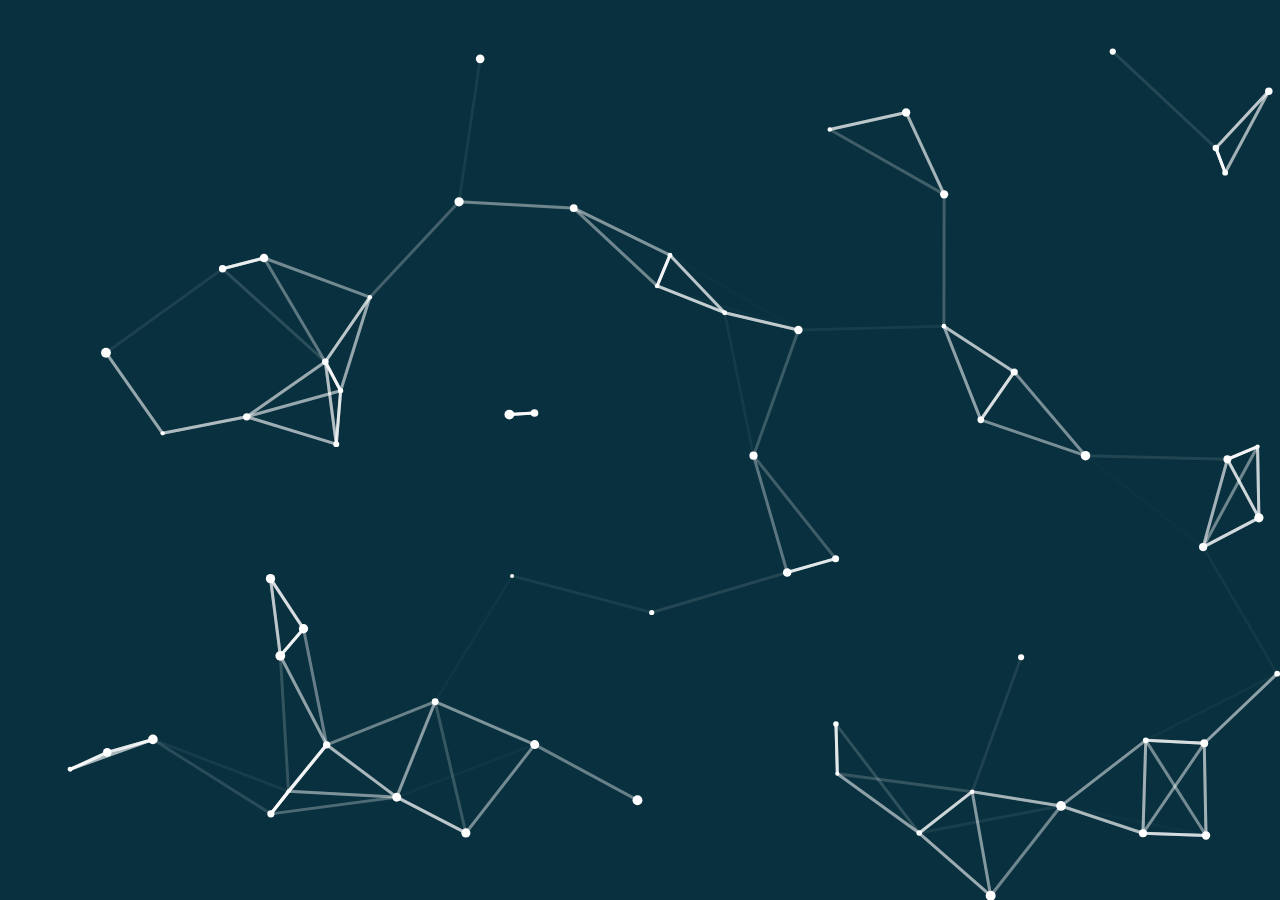
<file: html-wallpapers/AudioVisualizer/index.html>
<!doctype html>
<html lang="zh-CN">
  <head>
    <meta charset="utf-8" />
    <title>Dots</title>
    <style media="screen">
      html,
      body {
        margin: 0;
        overflow: hidden;
        background: #08303e;
        user-select: none;
        -webkit-user-select: none;
      }
      canvas {
        background: #08303e;
        position: absolute;
        top: 0;
        left: 0;
      }
    </style>
  </head>
  <body>
    <canvas id="canvas"></canvas>

    <script src="particle.js"></script>
    <script>
      (function () {
        "use strict";

        var canvas = document.getElementById("canvas"),
          context = canvas.getContext("2d"),
          dpr = window.devicePixelRatio || 1,
          width = window.innerWidth,
          height = window.innerHeight,
          dots = [],
          multiplier = 5,
          leftRightAverageLowFreq = 0;

        /* DPR 高清适配：画布像素尺寸 × 设备像素比，逻辑坐标保持不变 */
        function resizeCanvas() {
          width = window.innerWidth;
          height = window.innerHeight;
          canvas.width = Math.round(width * dpr);
          canvas.height = Math.round(height * dpr);
          context.setTransform(dpr, 0, 0, dpr, 0, 0);
        }

        /* 重建粒子（初始化与 resize 复用） */
        function createDots() {
          dots = [];
          var count = Math.floor(width / 20);
          for (var i = 0; i < count; i++) {
            var dot = particle.create(
              Math.random() * (width - width / 20) + width / 20,
              Math.random() * (height - height / 20) + height / 20,
              2,
              Math.random() * Math.PI * 2,
            );
            dot.color = "hsl(" + (i % 10) * 30 + ",100%,100%)";
            dot.size = Math.random() * 3 + 2;
            dot.setSpeed(dot.size / 8);
            dot.friction = 0.1;
            dots.push(dot);
          }
        }

        resizeCanvas();
        createDots();

        window.onload = function () {
          /* KDE 下无 Wallpaper Engine API，注册前先判断存在性，避免 TypeError */
          if (window.wallpaperRegisterAudioListener) {
            window.wallpaperRegisterAudioListener(wallpaperAudioListener);
          }
          window.wallpaperPropertyListener = {
            applyUserProperties: function (properties) {
              if (properties.multiplier) {
                multiplier = properties.multiplier.value;
              }
              if (properties.combo) {
                if (properties.combo.value == 1 && properties.background) {
                  var background = properties.background.value
                    .split(" ")
                    .map(function (c) {
                      return Math.ceil(c * 255);
                    });
                  canvas.style.background = "rgb(" + background + ")";
                } else if (properties.combo.value == 2 && properties.image) {
                  canvas.style.background = "url(file:///img)".replace(
                    "img",
                    properties.image.value,
                  );
                }
              } else {
                canvas.style.background = "#08303e";
              }
            },
          };
        };

        /* 音频回调：仅 Wallpaper Engine 会调用，KDE 下不会触发（保持默认静态动画） */
        function wallpaperAudioListener(audioArray) {
          var lowFreqs = audioArray
            .slice(0, 5)
            .concat(audioArray.slice(64, 64 + 5));
          var sum = lowFreqs.reduce(function (a, b) {
            return a + b;
          }, 0);
          leftRightAverageLowFreq = sum / lowFreqs.length;
        }

        function update() {
          context.clearRect(0, 0, width, height);

          var i,
            j,
            len = dots.length;
          for (i = 0; i < len; i++) {
            var dot = dots[i];

            var alpha = Number(100 - 14 * multiplier * leftRightAverageLowFreq);
            dot.color =
              "hsl(" +
              (i % 5) * 60 +
              ",100%," +
              (alpha > 50 ? alpha : 50) +
              "%)";

            dot.update();

            if (dot.x > width || dot.x < 0) {
              dot.vx *= -1;
              dot.x = dot.x > width ? width : 0;
            }
            if (dot.y > height || dot.y < 0) {
              dot.vy *= -1;
              dot.y = dot.y > height ? height : 0;
            }

            var radius = dot.size + 4 * multiplier * leftRightAverageLowFreq;
            context.beginPath();
            context.fillStyle = dot.color;
            context.arc(
              dot.x,
              dot.y,
              Math.min(radius, 20),
              0,
              Math.PI * 2,
              false,
            );
            dot.setSpeed(
              dot.size / 4 + multiplier * 20 * leftRightAverageLowFreq,
            );
            context.fill();

            /* 粒子连线 */
            for (j = 0; j < len; j++) {
              if (j === i) continue;
              var dist = dot.distanceTo(dots[j]);
              if (dist < 150) {
                context.beginPath();
                context.lineWidth = 3; /* 原代码误写 strokeWidth（无效属性），已修正 */
                context.strokeStyle =
                  "rgba(255,255,255," + (1 - dist / 150) + ")";
                context.moveTo(dot.x, dot.y);
                context.lineTo(dots[j].x, dots[j].y);
                context.stroke();
              }
            }
          }

          requestAnimationFrame(update);
        }
        update();

        window.onresize = function () {
          resizeCanvas();
          createDots();
        };
      })();
    </script>
  </body>
</html>
</file>
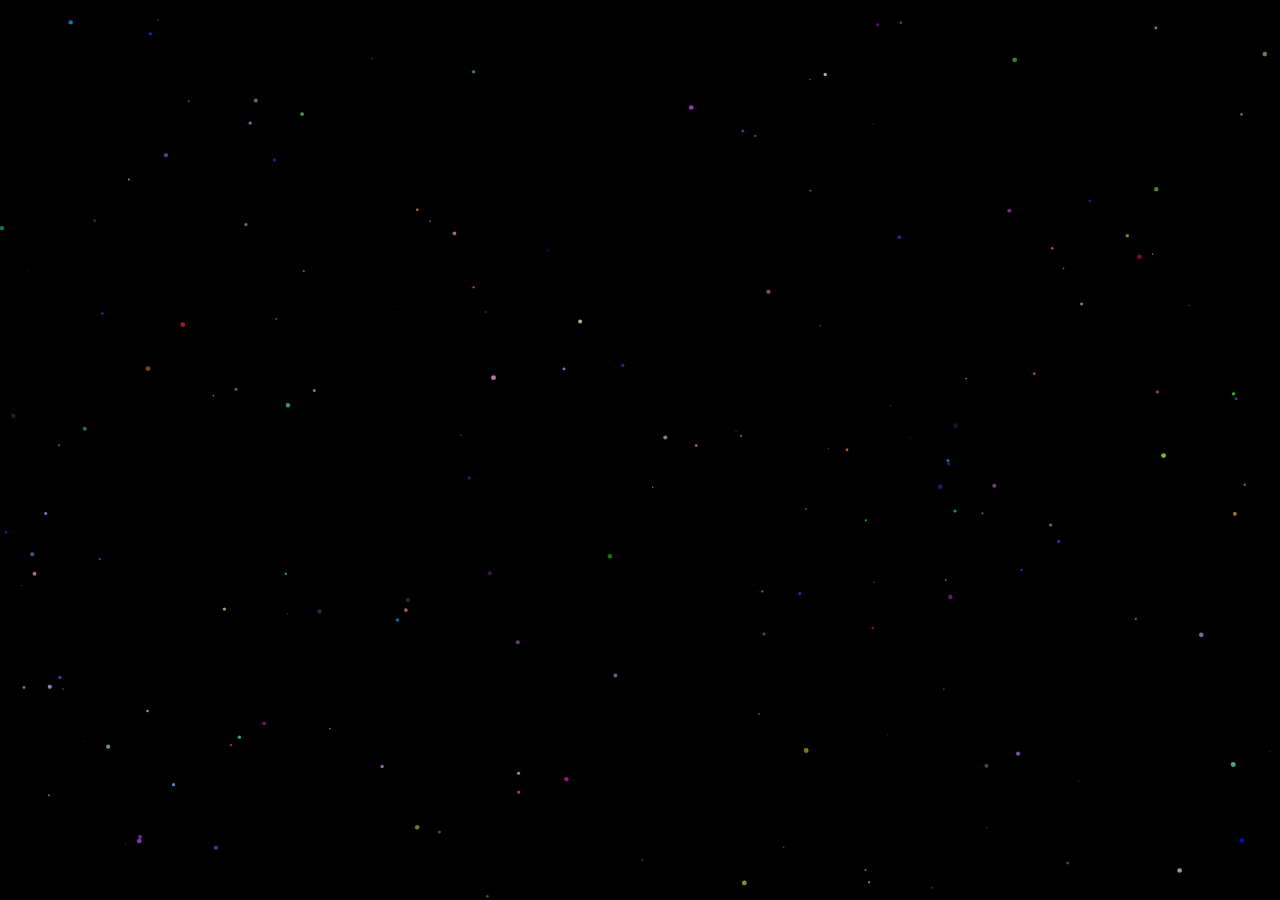
<file: html-wallpapers/CanvasBg/index.html>
<!doctype html>
<html lang="zh-CN">
  <head>
    <meta charset="UTF-8" />
    <title>canvasLine</title>
    <meta name="keywords" content="canvas,粒子,背景" />
    <meta
      name="description"
      content="KDE HTML 壁纸 - 利用 canvas 完成的随音乐跳动的背景（无 Wallpaper Engine 时降级为静态粒子动画）"
    />
    <style type="text/css">
      * {
        margin: 0;
        padding: 0;
      }
      html,
      body {
        overflow: hidden;
        /* 壁纸不显示鼠标指针 */
        user-select: none;
        -webkit-user-select: none;
      }
      #canvas {
        display: block;
        background-color: #000;
        background-image: none;
        background-repeat: no-repeat;
        background-size: 100% 100%;
        transition: background-color 0.5s;
      }
    </style>
  </head>
  <body>
    <canvas id="canvas"></canvas>
    <script type="text/javascript">
      window.requestAnimFrame = (function () {
        return (
          window.requestAnimationFrame ||
          window.webkitRequestAnimationFrame ||
          window.mozRequestAnimationFrame ||
          function (callback) {
            window.setTimeout(callback, 1000 / 60);
          }
        );
      })();

      /* 音频数组：仅 Wallpaper Engine 会填充，KDE 下保持全空（有兜底） */
      var audioArray = new Array(32);

      window.wallpaperRegisterAudioListener &&
        window.wallpaperRegisterAudioListener(wallpaperAudioListener);
      function wallpaperAudioListener(arr) {
        for (var i = 0; i < 32; i++) {
          audioArray[i] = Math.floor(arr[i * 4] * 100);
        }
      }

      var can = document.getElementById("canvas");
      var cxt = can.getContext("2d");
      var dpr = window.devicePixelRatio || 1;
      var W = 0,
        H = 0; // 逻辑尺寸（CSS 像素）

      /* DPR 高清适配：画布像素尺寸 × 设备像素比，逻辑坐标保持不变 */
      wResize();
      function wResize() {
        W = window.innerWidth;
        H = window.innerHeight;
        can.width = Math.round(W * dpr);
        can.height = Math.round(H * dpr);
        cxt.setTransform(dpr, 0, 0, dpr, 0, 0);
      }

      /* 自定义选项 */
      var ratio = 1; // 粒子大小（系数）
      var isShowLine = false; // 是否显示连线
      var isShowPoint = true; // 是否显示粒子
      var isMoveFollow = true; // 是否跟随音乐移动
      var numLevel = 3; // 数量等级
      var equalize = 0.5; // 动态补偿
      var pStyle = 1; // 粒子样式：0 描边，1 填充
      var usePColor = false; // 粒子是否使用自定义颜色
      var pColor = "rgba(255,255,255,0.8)"; //自定义粒子颜色
      var isBlur = false; // 是否开启模糊
      var blurColor = "rgb(255,255,255)"; //模糊颜色
      window.wallpaperPropertyListener = {
        applyUserProperties: function (properties) {
          // 数量等级
          if (properties.number && properties.number.value != numLevel) {
            numLevel = properties.number.value;
            createPoint();
          }
          // 背景颜色
          if (properties.bgcolor) {
            var bgcolor = properties.bgcolor.value.split(" ").map(function (c) {
              return Math.ceil(c * 255);
            });
            can.style.backgroundColor = "rgb(" + bgcolor + ")";
          }
          // 背景图
          if (properties.image) {
            if (properties.image.value) {
              can.style.backgroundImage =
                "url(file:///" + properties.image.value + ")";
              can.style.backgroundSize = "100% 100%";
            } else {
              can.style.backgroundImage = "none";
            }
          }
          // 粒子大小（系数）
          if (properties.ratio) {
            ratio = properties.ratio.value / 1.5;
          }
          // 粒子大小动态补偿
          if (properties.tEqualize) {
            equalize = 1 - properties.tEqualize.value / 10;
          }
          // 是否显示连线
          if (properties.showline) {
            isShowLine = properties.showline.value;
          }
          // 是否显示粒子
          if (properties.showpoint) {
            isShowPoint = properties.showpoint.value;
          }
          // 粒子是否跟随音频移动
          if (properties.smovefollow) {
            isMoveFollow = properties.smovefollow.value;
          }
          // 粒子样式
          if (properties.style) {
            pStyle = properties.style.value;
          }
          // 是否使用单色
          if (properties.usePColor) {
            usePColor = properties.usePColor.value;
          }
          // 粒子颜色
          if (properties.pColor) {
            var color = properties.pColor.value.split(" ").map(function (c) {
              return Math.ceil(c * 255);
            });
            pColor = "rgba(" + color + ",0.8)";
          }
          // 是否开启模糊
          if (properties.isBlur) {
            isBlur = properties.isBlur.value;
          }
          // 模糊颜色
          if (properties.blurColor) {
            var color = properties.blurColor.value.split(" ").map(function (c) {
              return Math.ceil(c * 255);
            });
            blurColor = "rgb(" + color + ")";
          }
        },
      };
      // 初始鼠标位置
      var mouse = {
        x: W / 2,
        y: H / 2,
      };
      can.onmousemove = function (ev) {
        var ev = ev || window.event;
        mouse.x = ev.clientX;
        mouse.y = ev.clientY;
      };
      // 粒子参数
      var points = {
        num: Math.floor((W * H) / 5000), // 粒子初始数量
        maxSize: 2.5, // 粒子最大半径
        mRadius: 120, // 粒子与鼠标的距离(在此距离内的粒子允许连线)
        distance: 80, // 粒子与粒子的距离(在此距离内的粒子间会连线)
        arr: [], // 保存每个粒子对象
      };
      var num = 0; //实际数量

      window.onresize = function () {
        wResize();
        points.num = Math.floor((W * H) / 5000);
        createPoint();
      };
      // 粒子颜色
      function ranColor() {
        //  随机颜色
        return Math.floor(Math.random() * 250 + 5);
      }
      function addColor(r, g, b, a) {
        // 组合颜色
        return "rgba(" + r + "," + g + "," + b + "," + a + ")";
      }
      function mixColor(point1, point2, a) {
        // 混合颜色
        var r = Math.floor(
          (point1.color.r * point1.radius + point2.color.r * point2.radius) /
            (point1.radius + point2.radius),
        );
        var g = Math.floor(
          (point1.color.g * point1.radius + point2.color.g * point2.radius) /
            (point1.radius + point2.radius),
        );
        var b = Math.floor(
          (point1.color.b * point1.radius + point2.color.b * point2.radius) /
            (point1.radius + point2.radius),
        );
        return addColor(r, g, b, a);
      }
      function Color() {
        // 创建颜色对象
        this.r = ranColor();
        this.g = ranColor();
        this.b = ranColor();
        this.all = addColor(this.r, this.g, this.b, 0.75);
      }
      // 创建粒子对象
      var pNum = 0;
      function Point() {
        this.random = Math.floor(Math.random() * 90) * 0.01 + 0.1;
        this.alpha = 1 - this.random + 0.05; // 粒子透明度
        this.radius = this.random * points.maxSize; // 粒子半径
        this.x = Math.random() * W; // 粒子圆心坐标 x,y
        this.y = Math.random() * H;
        this.speedX = -0.5 + Math.random(); // 粒子的移动速度
        this.speedY = -0.5 + Math.random();
        this.color = new Color(); // 粒子的颜色
        this.index = pNum++;
        pNum %= 32;
        this.r = 0; // 粒子过渡半径
      }
      function createPoint() {
        points.arr = [];
        num = Math.floor((points.num * numLevel) / 4);
        for (var i = 0; i < num; i++) {
          // 将实例化的粒子对象存入数组
          points.arr.push(new Point());
        }
      }
      // 绘制
      function drawP(point) {
        var l = audioArray[point.index] / 20;
        if (!l || l < 1) l = 1;
        var radius = Math.min(point.radius * l, 4) * ratio;
        if (point.r && equalize != 1)
          radius = radius * equalize + point.r * (1 - equalize);
        cxt.beginPath();
        var pointColor = usePColor
          ? pColor.replace(/0\.8/, point.alpha)
          : point.color.all;
        pStyle ? (cxt.fillStyle = pointColor) : (cxt.strokeStyle = pointColor);
        cxt.arc(point.x, point.y, radius, 0, 2 * Math.PI, false);
        pStyle ? cxt.fill() : cxt.stroke();
        if (equalize != 1) point.r = radius;
      }
      // 移动
      function moveP(point, sum) {
        point.x += point.speedX * sum;
        point.y += point.speedY * sum;
        if (point.x >= W) {
          point.x = W;
          point.speedX = -point.speedX;
        } else if (point.x <= 0) {
          point.x = 0;
          point.speedX = -point.speedX;
        }
        if (point.y >= H) {
          point.y = H;
          point.speedY = -point.speedY;
        } else if (point.y <= 0) {
          point.y = 0;
          point.speedY = -point.speedY;
        }
      }
      // 绘制粒子
      var sum = 0;
      function drawPoint() {
        cxt.shadowBlur = isBlur ? 10 : 0;
        if (isBlur) cxt.shadowColor = blurColor;
        if (isMoveFollow) {
          var arr = audioArray.slice(1, 6);
          sum =
            arr.reduce(function (a, b) {
              return a + b;
            }, 0) * 0.12;
          if (!sum || sum < 0.5) sum = 0.5;
          sum = Math.min(sum, 5);
        } else {
          sum = 1.5;
        }
        cxt.lineWidth = 1.5;
        for (var i = 0; i < num; i++) {
          var point = points.arr[i];
          moveP(point, sum);
          if (isShowPoint) drawP(point);
        }
      }
      // 粒子连线
      function connect() {
        cxt.save();
        cxt.lineWidth = 1;
        var mR = points.mRadius,
          d = points.distance;
        for (var i = 0; i < num; i++) {
          var pointI = points.arr[i];
          // 鼠标距离判断提到内层循环外（原代码在 j 循环内重复计算）
          var mdx = pointI.x - mouse.x,
            mdy = pointI.y - mouse.y;
          if (mdx < -mR || mdx > mR || mdy < -mR || mdy > mR) continue;

          for (var j = 0; j < num; j++) {
            var pointJ = points.arr[j];
            var dx = pointI.x - pointJ.x,
              dy = pointI.y - pointJ.y;
            if (dx > d || dx < -d || dy > d || dy < -d) continue;

            var lineC = 10 / Math.sqrt(mdx * mdx + mdy * mdy);
            lineC = Math.min(lineC, 1);
            cxt.beginPath();
            var lColor = usePColor
              ? pColor.replace(/0\.8/, lineC)
              : mixColor(pointI, pointJ, lineC);
            cxt.strokeStyle = lColor;
            cxt.moveTo(pointI.x, pointI.y);
            cxt.lineTo(pointJ.x, pointJ.y);
            cxt.closePath();
            cxt.stroke();
          }
        }
        cxt.restore();
      }

      // 执行效果
      createPoint();
      function auto() {
        cxt.clearRect(0, 0, W, H);
        drawPoint();
        if (isShowLine) connect();
        requestAnimFrame(auto);
      }
      auto();
    </script>
  </body>
</html>
</file>
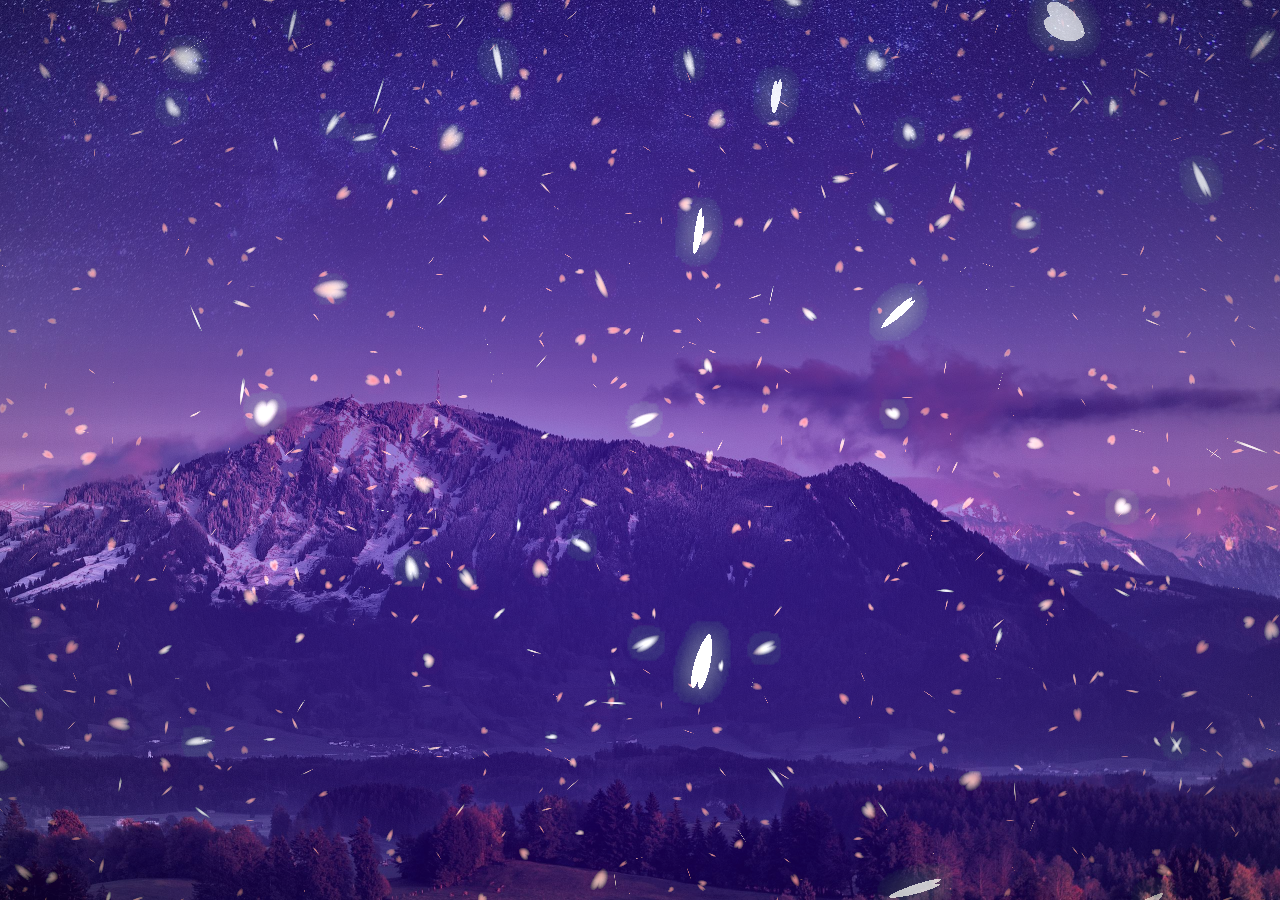
<file: html-wallpapers/FallingCherry/index.html>
<!doctype html>
<html lang="zh-CN">
  <head>
    <meta charset="UTF-8" />
    <meta name="viewport" content="width=device-width, initial-scale=1.0" />
    <title>Falling Cherry</title>
    <style>
      /* 壁纸模式适配：全屏、无滚动、无鼠标指针、禁止选中 */
      html,
      body {
        margin: 0;
        padding: 0;
        width: 100%;
        height: 100%;
        overflow: hidden;
        /* 背景图（cover 等比填满），canvas 透明时露出 */
        background: #000 url("background.jpg") center / cover no-repeat;

        user-select: none;
        -webkit-user-select: none;
      }
      canvas#sakura {
        display: block;
        width: 100vw;
        height: 100vh;
        /* 透明合成，露出 body 背景图 */
        background: transparent;
      }
    </style>
  </head>
  <body>
    <canvas id="sakura"></canvas>

    <!-- sakura shader -->
    <script id="sakura_point_vsh" type="x-shader/x_vertex">
      //樱花
      uniform mat4 uProjection;
      uniform mat4 uModelview;
      uniform vec3 uResolution;
      uniform vec3 uOffset;
      uniform vec3 uDOF;  //x:focus distance, y:focus radius, z:max radius
      uniform vec3 uFade; //x:start distance, y:half distance, z:near fade start

      attribute vec3 aPosition;
      attribute vec3 aEuler;
      attribute vec2 aMisc; //x:size, y:fade

      varying vec3 pposition;
      varying float psize;
      varying float palpha;
      varying float pdist;

      //varying mat3 rotMat;
      varying vec3 normX;
      varying vec3 normY;
      varying vec3 normZ;
      varying vec3 normal;

      varying float diffuse;
      varying float specular;
      varying float rstop;
      varying float distancefade;

      void main(void) {
          // Projection is based on vertical angle
          vec4 pos = uModelview * vec4(aPosition + uOffset, 1.0);
          gl_Position = uProjection * pos;
          gl_PointSize = aMisc.x * uProjection[1][1] / -pos.z * uResolution.y * 0.5;

          pposition = pos.xyz;
          psize = aMisc.x;
          pdist = length(pos.xyz);
          palpha = smoothstep(0.0, 1.0, (pdist - 0.1) / uFade.z);

          vec3 elrsn = sin(aEuler);
          vec3 elrcs = cos(aEuler);
          mat3 rotx = mat3(
              1.0, 0.0, 0.0,
              0.0, elrcs.x, elrsn.x,
              0.0, -elrsn.x, elrcs.x
          );
          mat3 roty = mat3(
              elrcs.y, 0.0, -elrsn.y,
              0.0, 1.0, 0.0,
              elrsn.y, 0.0, elrcs.y
          );
          mat3 rotz = mat3(
              elrcs.z, elrsn.z, 0.0,
              -elrsn.z, elrcs.z, 0.0,
              0.0, 0.0, 1.0
          );
          mat3 rotmat = rotx * roty * rotz;
          normal = rotmat[2];

          mat3 trrotm = mat3(
              rotmat[0][0], rotmat[1][0], rotmat[2][0],
              rotmat[0][1], rotmat[1][1], rotmat[2][1],
              rotmat[0][2], rotmat[1][2], rotmat[2][2]
          );
          normX = trrotm[0];
          normY = trrotm[1];
          normZ = trrotm[2];

          const vec3 lit = vec3(0.6917144638660746, 0.6917144638660746, -0.20751433915982237);

          float tmpdfs = dot(lit, normal);
          if(tmpdfs < 0.0) {
              normal = -normal;
              tmpdfs = dot(lit, normal);
          }
          diffuse = 0.4 + tmpdfs;

          vec3 eyev = normalize(-pos.xyz);
          if(dot(eyev, normal) > 0.0) {
              vec3 hv = normalize(eyev + lit);
              specular = pow(max(dot(hv, normal), 0.0), 20.0);
          }
          else {
              specular = 0.0;
          }

          rstop = clamp((abs(pdist - uDOF.x) - uDOF.y) / uDOF.z, 0.0, 1.0);
          rstop = pow(rstop, 0.5);
          //-0.69315 = ln(0.5)
          distancefade = min(1.0, exp((uFade.x - pdist) * 0.69315 / uFade.y));
      }
    </script>
    <script id="sakura_point_fsh" type="x-shader/x_fragment">
      #ifdef GL_ES
      //precision mediump float;
      precision highp float;
      #endif

      uniform vec3 uDOF;  //x:focus distance, y:focus radius, z:max radius
      uniform vec3 uFade; //x:start distance, y:half distance, z:near fade start

      const vec3 fadeCol = vec3(0.08, 0.03, 0.06);

      varying vec3 pposition;
      varying float psize;
      varying float palpha;
      varying float pdist;

      //varying mat3 rotMat;
      varying vec3 normX;
      varying vec3 normY;
      varying vec3 normZ;
      varying vec3 normal;

      varying float diffuse;
      varying float specular;
      varying float rstop;
      varying float distancefade;

      float ellipse(vec2 p, vec2 o, vec2 r) {
          vec2 lp = (p - o) / r;
          return length(lp) - 1.0;
      }

      void main(void) {
          vec3 p = vec3(gl_PointCoord - vec2(0.5, 0.5), 0.0) * 2.0;
          vec3 d = vec3(0.0, 0.0, -1.0);
          float nd = normZ.z; //dot(-normZ, d);
          if(abs(nd) < 0.0001) discard;

          float np = dot(normZ, p);
          vec3 tp = p + d * np / nd;
          vec2 coord = vec2(dot(normX, tp), dot(normY, tp));

          //angle = 15 degree
          const float flwrsn = 0.28819045102521;
          const float flwrcs = 0.965925826289068;
          mat2 flwrm = mat2(flwrcs, -flwrsn, flwrsn, flwrcs);
          vec2 flwrp = vec2(abs(coord.x), coord.y) * flwrm;

          float r;
          if(flwrp.x < 0.0) {
              r = ellipse(flwrp, vec2(0.065, 0.024) * 0.5, vec2(0.36, 0.96) * 0.5);
          }
          else {
              r = ellipse(flwrp, vec2(0.065, 0.024) * 0.5, vec2(0.58, 0.96) * 0.5);
          }

          if(r > rstop) discard;
          //花瓣颜色（浅色版：提高基础色蓝绿通道、降低红色增强倍数）
          vec3 col = mix(vec3(1.0, 0.93, 0.82), vec3(1.0, 0.94, 0.90), r);
          float grady = mix(0.0, 1.0, pow(coord.y * 0.5 + 0.5, 0.35));
          col *= vec3(2.4, grady, grady);
          col *= mix(0.9, 1.0, pow(abs(coord.x), 1.0));
          col = col * diffuse + specular;

          col = mix(fadeCol, col, distancefade);

          float alpha = (rstop > 0.001)? (0.5 - r / (rstop * 2.0)) : 1.0;
          alpha = smoothstep(0.0, 1.0, alpha) * palpha;

          gl_FragColor = vec4(col * 3.0, alpha * 0.6);  // 透明度提高：整体 alpha 乘 0.6
      }
    </script>
    <!-- effects -->
    <script id="fx_common_vsh" type="x-shader/x_vertex">
      uniform vec3 uResolution;
      attribute vec2 aPosition;

      varying vec2 texCoord;
      varying vec2 screenCoord;

      void main(void) {
          gl_Position = vec4(aPosition, 0.0, 1.0);
          texCoord = aPosition.xy * 0.5 + vec2(0.5, 0.5);
          screenCoord = aPosition.xy * vec2(uResolution.z, 1.0);
      }
    </script>
    <script id="bg_fsh" type="x-shader/x_fragment">
      #ifdef GL_ES
      //precision mediump float;
      precision highp float;
      #endif

      uniform vec2 uTimes;

      varying vec2 texCoord;
      varying vec2 screenCoord;

      void main(void) {
          vec3 col;
          float c;
          vec2 tmpv = texCoord * vec2(0.8, 1.0) - vec2(0.95, 1.0);
          c = exp(-pow(length(tmpv) * 1.2, 2.0));
          col = mix(vec3(0.05, 0.0, 0.03), vec3(0.96,0.88, 1.0) * 1.5, c);
          gl_FragColor = vec4(col * 0.5, 1.0);
      }
    </script>
    <script id="fx_brightbuf_fsh" type="x-shader/x_fragment">
      #ifdef GL_ES
      //precision mediump float;
      precision highp float;
      #endif
      uniform sampler2D uSrc;
      uniform vec2 uDelta;

      varying vec2 texCoord;
      varying vec2 screenCoord;

      void main(void) {
          vec4 col = texture2D(uSrc, texCoord);
          gl_FragColor = vec4(col.rgb * 2.0 - vec3(0.5), 1.0);
      }
    </script>
    <script id="fx_dirblur_r4_fsh" type="x-shader/x_fragment">
      #ifdef GL_ES
      //precision mediump float;
      precision highp float;
      #endif
      uniform sampler2D uSrc;
      uniform vec2 uDelta;
      uniform vec4 uBlurDir; //dir(x, y), stride(z, w)

      varying vec2 texCoord;
      varying vec2 screenCoord;

      void main(void) {
          vec4 col = texture2D(uSrc, texCoord);
          col = col + texture2D(uSrc, texCoord + uBlurDir.xy * uDelta);
          col = col + texture2D(uSrc, texCoord - uBlurDir.xy * uDelta);
          col = col + texture2D(uSrc, texCoord + (uBlurDir.xy + uBlurDir.zw) * uDelta);
          col = col + texture2D(uSrc, texCoord - (uBlurDir.xy + uBlurDir.zw) * uDelta);
          gl_FragColor = col / 7.5;
      }
    </script>
    <!-- effect fragment shader template -->
    <script id="fx_common_fsh" type="x-shader/x_fragment">
      #ifdef GL_ES
      //precision mediump float;
      precision highp float;
      #endif
      uniform sampler2D uSrc;
      uniform vec2 uDelta;

      varying vec2 texCoord;
      varying vec2 screenCoord;

      void main(void) {
          gl_FragColor = texture2D(uSrc, texCoord);
      }
    </script>
    <!-- post processing -->
    <script id="pp_final_vsh" type="x-shader/x_vertex">
      uniform vec3 uResolution;
      attribute vec2 aPosition;
      varying vec2 texCoord;
      varying vec2 screenCoord;
      void main(void) {
          gl_Position = vec4(aPosition, 0.0, 1.0);
          texCoord = aPosition.xy * 0.5 + vec2(0.5, 0.5);
          screenCoord = aPosition.xy * vec2(uResolution.z, 1.0);
      }
    </script>
    <script id="pp_final_fsh" type="x-shader/x_fragment">
      #ifdef GL_ES
      //precision mediump float;
      precision highp float;
      #endif
      uniform sampler2D uSrc;
      uniform sampler2D uBloom;
      uniform vec2 uDelta;
      varying vec2 texCoord;
      varying vec2 screenCoord;
      void main(void) {
          vec4 srccol = texture2D(uSrc, texCoord) * 2.0;
          vec4 bloomcol = texture2D(uBloom, texCoord);
          vec4 col;
          col = srccol + bloomcol * (vec4(1.0) + srccol);
          col *= smoothstep(1.0, 0.0, pow(length((texCoord - vec2(0.5)) * 2.0), 1.2) * 0.5);
          col = pow(col, vec4(0.45454545454545)); //(1.0 / 2.2)

          gl_FragColor = vec4(col.rgb, 0.01);
          gl_FragColor.a = 0.01;
      }
    </script>

    <script src="js/sakura.js"></script>
  </body>
</html>
</file>
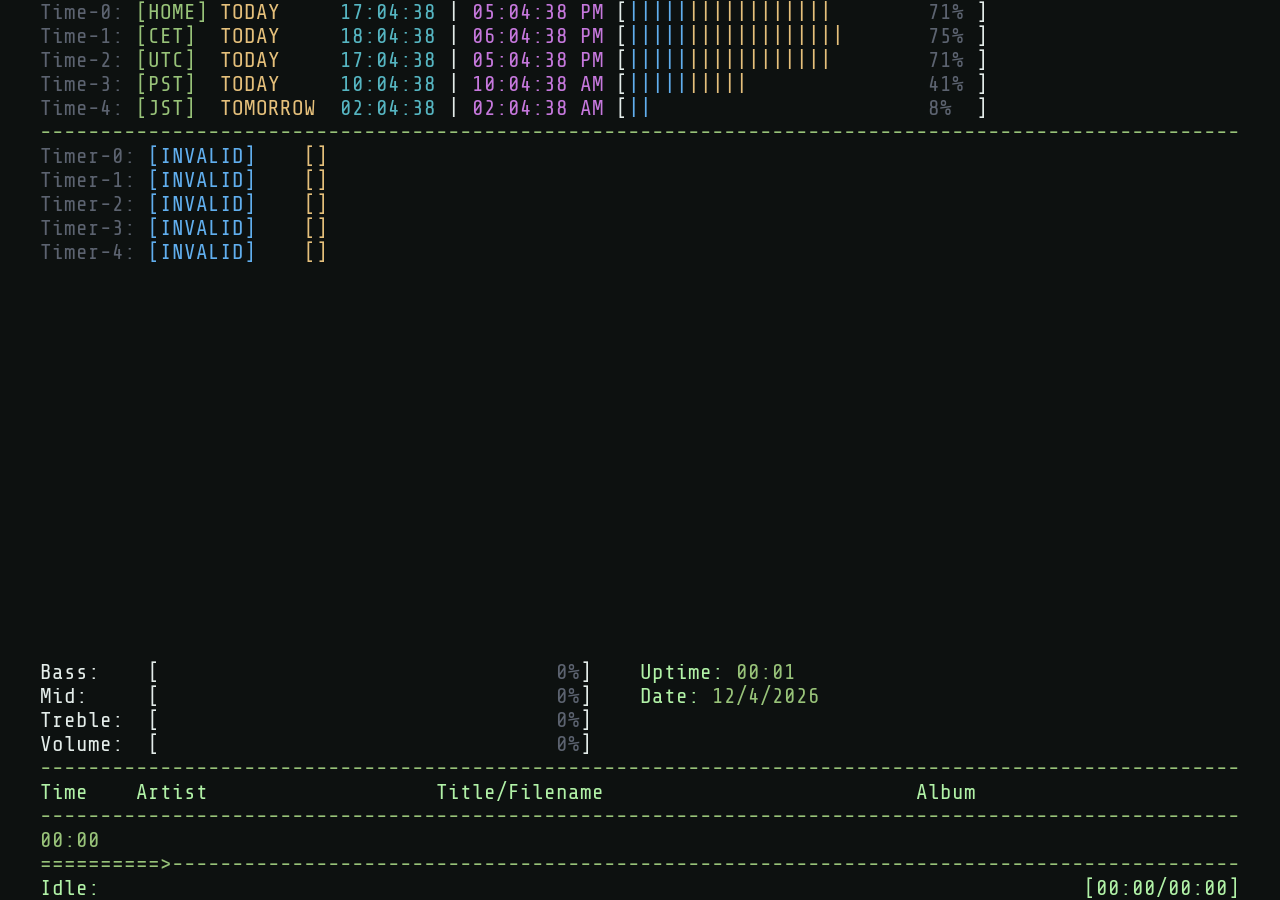
<file: html-wallpapers/FetchTerminal/index.html>
<!DOCTYPE html>
<html lang="en">
	<head>
		<meta charset="UTF-8" />
		<meta name="viewport" content="width=device-width, initial-scale=1.0" />
		<link rel="stylesheet" href="./global.css" />
		<link rel="stylesheet" href="./style.css" />
		<script src="./script.js"></script>
		<title>Terminal</title>
	</head>
	<body>
		<div class="terminal">
			<div class="time-terminal">
				<div class="time-container">
					<div class="time time0">
						<p class="ansi-bright-black">Time-0:</p>
						<p class="label ansi-green">[HOME]</p>
						<p class="day ansi-yellow">TODAY</p>
						<p class="time24 ansi-cyan">19:53:03</p>
						<p>|</p>
						<p class="time12 ansi-magenta">07:53:03 PM</p>
						<div class="progress">
							<p>[</p>
							<div class="flex">
								<p class="morning ansi-blue">||||||</p>
								<p class="noon ansi-yellow">||||||||||||</p>
								<p class="night ansi-blue">||||||</p>
							</div>
							<p class="percentage ansi-bright-black">100%</p>
							<p>]</p>
						</div>
					</div>

					<div class="time time1">
						<p class="ansi-bright-black">Time-1:</p>
						<p class="label ansi-green">[CET]</p>
						<p class="day ansi-yellow">TOMORROW</p>
						<p class="time24 ansi-cyan">24:53:03</p>
						<p>|</p>
						<p class="time12 ansi-magenta">12:53:03 AM</p>
						<div class="progress">
							<p>[</p>
							<div class="flex">
								<p class="morning ansi-blue">||||||</p>
								<p class="noon ansi-yellow">||||||||||||</p>
								<p class="night ansi-blue">||||||</p>
							</div>
							<p class="percentage ansi-bright-black">100%</p>
							<p>]</p>
						</div>
					</div>

					<div class="time time2">
						<p class="ansi-bright-black">Time-2:</p>
						<p class="label ansi-green">[UTC]</p>
						<p class="day ansi-yellow">TODAY</p>
						<p class="time24 ansi-cyan">23:53:03</p>
						<p>|</p>
						<p class="time12 ansi-magenta">11:53:03 PM</p>
						<div class="progress">
							<p>[</p>
							<div class="flex">
								<p class="morning ansi-blue">||||||</p>
								<p class="noon ansi-yellow">||||||||||||</p>
								<p class="night ansi-blue">||||||</p>
							</div>
							<p class="percentage ansi-bright-black">100%</p>
							<p>]</p>
						</div>
					</div>

					<div class="time time3">
						<p class="ansi-bright-black">Time-3:</p>
						<p class="label ansi-green">[PST]</p>
						<p class="day ansi-yellow">TODAY</p>
						<p class="time24 ansi-cyan">10:53:03</p>
						<p>|</p>
						<p class="time12 ansi-magenta">10:53:03 AM</p>
						<div class="progress">
							<p>[</p>
							<div class="flex">
								<p class="morning ansi-blue">||||||</p>
								<p class="noon ansi-yellow">||||||||||||</p>
								<p class="night ansi-blue">||||||</p>
							</div>
							<p class="percentage ansi-bright-black">100%</p>
							<p>]</p>
						</div>
					</div>

					<div class="time time4">
						<p class="ansi-bright-black">Time-4:</p>
						<p class="label ansi-green">[JST]</p>
						<p class="day ansi-yellow">TOMORROW</p>
						<p class="time24 ansi-cyan">09:53:03</p>
						<p>|</p>
						<p class="time12 ansi-magenta">09:53:03 AM</p>
						<div class="progress">
							<p>[</p>
							<div class="flex">
								<p class="morning ansi-blue">||||||</p>
								<p class="noon ansi-yellow">||||||||||||</p>
								<p class="night ansi-blue">||||||</p>
							</div>
							<p class="percentage ansi-bright-black">100%</p>
							<p>]</p>
						</div>
					</div>
				</div>

				<p class="divider ansi-green">----------------------------------------------------------------------------------------------------</p>

				<div class="timer-container">
					<div class="timer timer0">
						<p class="ansi-bright-black">Timer-0:</p>
						<p class="type ansi-blue">[COUNT_REP]</p>
						<p class="label ansi-yellow">[NEW_YEAR]</p>
						<p class="days ansi-red">172 DAYS LEFT</p>
					</div>
					<div class="timer timer1">
						<p class="ansi-bright-black">Timer-1:</p>
						<p class="type ansi-blue">[COUNT_UP]</p>
						<p class="label ansi-yellow">[YEAR_2000]</p>
						<p class="days ansi-green">8962 DAYS AGO</p>
					</div>
					<div class="timer timer2">
						<p class="ansi-bright-black">Timer-2:</p>
						<p class="type ansi-blue">[COUNT_DOWN]</p>
						<p class="label ansi-yellow">[EVENT_1]</p>
						<p class="days ansi-red">29 DAYS LEFT</p>
					</div>
					<div class="timer timer3">
						<p class="ansi-bright-black">Timer-3:</p>
						<p class="type ansi-blue">[COUNT_DOWN]</p>
						<p class="label ansi-yellow">[EVENT_2]</p>
						<p class="days ansi-red">78 DAYS LEFT</p>
					</div>
					<div class="timer timer4">
						<p class="ansi-bright-black">Timer-4:</p>
						<p class="type ansi-blue">[COUNT_UP]</p>
						<p class="label ansi-yellow">[EVENT_3]</p>
						<p class="days ansi-green">11 DAYS AGO</p>
					</div>
				</div>
			</div>
			<div class="overview-terminal">
				<div class="load-information">
					<div class="flex f-col">
						<div class="slider bass">
							<p class="title">Bass:</p>
							<div class="value">
								<p>[</p>
								<p class="ansi-green">|||||||||||||||</p>
								<p class="ansi-yellow">||||||||||</p>
								<p class="ansi-red">|||||</p>
								<p class="ansi-bright-black">100%</p>
								<p>]</p>
							</div>
						</div>
						<div class="slider mid">
							<p class="title">Mid:</p>
							<div class="value">
								<p>[</p>
								<p class="ansi-green">|||||||||||||||</p>
								<p class="ansi-yellow">||||||||||</p>
								<p class="ansi-red">|||||</p>
								<p class="ansi-bright-black">100%</p>
								<p>]</p>
							</div>
						</div>
						<div class="slider treble">
							<p class="title">Treble:</p>
							<div class="value">
								<p>[</p>
								<p class="ansi-green">|||||||||||||||</p>
								<p class="ansi-yellow">||||||||||</p>
								<p class="ansi-red">|||||</p>
								<p class="ansi-bright-black">100%</p>
								<p>]</p>
							</div>
						</div>
						<div class="slider volume">
							<p class="title">Volume:</p>
							<div class="value">
								<p>[</p>
								<p class="ansi-green">|||||||||||||||</p>
								<p class="ansi-yellow">||||||||||</p>
								<p class="ansi-red">|||||</p>
								<p class="ansi-bright-black">100%</p>
								<p>]</p>
							</div>
						</div>
					</div>
					<div class="flex f-col">
						<div class="block">
							<p class="ansi-bright-green">Uptime:</p>
							<p class="uptime ansi-green">00:00</p>
						</div>
						<div class="block">
							<p class="ansi-bright-green">Date:</p>
							<p class="dateDisplay ansi-green">01/01/1970</p>
						</div>
					</div>
				</div>

				<p class="divider ansi-green">----------------------------------------------------------------------------------------------------</p>

				<div class="song">
					<p class="ansi-bright-green">Time</p>
					<p class="ansi-bright-green">Artist</p>
					<p class="ansi-bright-green">Title/Filename</p>
					<p class="ansi-bright-green">Album</p>

					<p class="divider ansi-green">----------------------------------------------------------------------------------------------------</p>

					<p class="currentTime ansi-green">00:00</p>
					<p class="currentArtist ansi-bright-black"></p>
					<p class="currentTitle ansi-bright-green"></p>
					<p class="currentAlbum ansi-bright-red"></p>
				</div>

				<p class="divider ansi-green">==========>-----------------------------------------------------------------------------------------</p>

				<div class="playing-song ansi-bright-green">
					<div class="flex gap">
						<p class="status">Idle:</p>
						<p class="text"></p>
					</div>
					<p class="time">[00:00/00:00]</p>
				</div>
			</div>
		</div>
	</body>
</html>
</file>
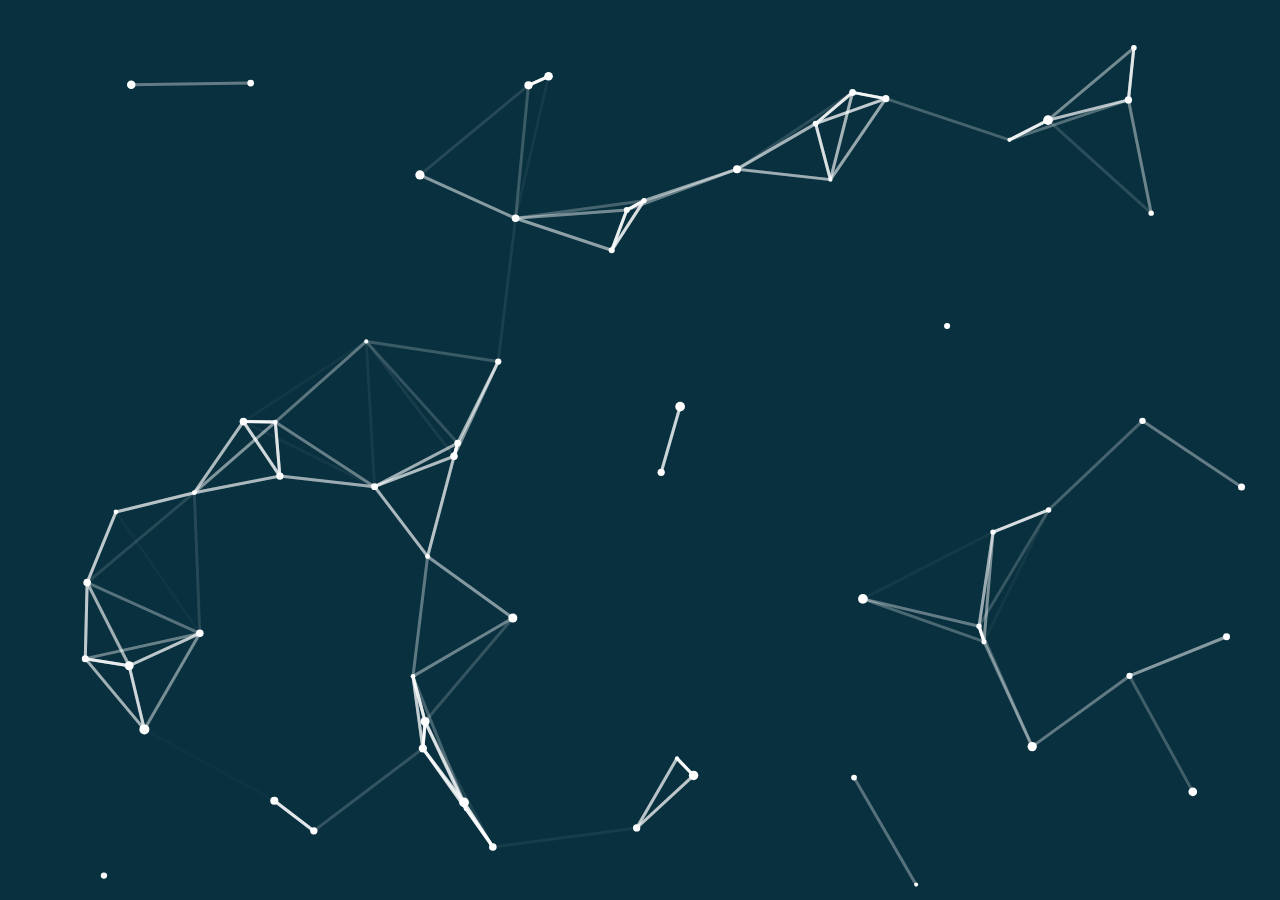
<file: wallpapers/AudioVisualizer/index.html>
<!DOCTYPE html>
<html lang="zh-CN">
<head>
    <meta charset="utf-8">
    <title>Dots</title>
    <style media="screen">
        html, body {
            margin: 0;
            overflow: hidden;
            background: #08303e;
            cursor: none;               /* 壁纸不显示鼠标指针 */
            user-select: none;
            -webkit-user-select: none;
        }
        canvas {
            background: #08303e;
            position: absolute;
            top: 0;
            left: 0;
        }
    </style>
</head>
<body>
    <canvas id="canvas"></canvas>

    <script src="particle.js"></script>
    <script>
    (function () {
        "use strict";

        var canvas = document.getElementById("canvas"),
            context = canvas.getContext("2d"),
            dpr = window.devicePixelRatio || 1,
            width = window.innerWidth,
            height = window.innerHeight,
            dots = [],
            multiplier = 5,
            leftRightAverageLowFreq = 0;

        /* DPR 高清适配：画布像素尺寸 × 设备像素比，逻辑坐标保持不变 */
        function resizeCanvas() {
            width = window.innerWidth;
            height = window.innerHeight;
            canvas.width = Math.round(width * dpr);
            canvas.height = Math.round(height * dpr);
            context.setTransform(dpr, 0, 0, dpr, 0, 0);
        }

        /* 重建粒子（初始化与 resize 复用） */
        function createDots() {
            dots = [];
            var count = Math.floor(width / 20);
            for (var i = 0; i < count; i++) {
                var dot = particle.create(
                    Math.random() * (width - width / 20) + width / 20,
                    Math.random() * (height - height / 20) + height / 20,
                    2,
                    Math.random() * Math.PI * 2
                );
                dot.color = "hsl(" + (i % 10) * 30 + ",100%,100%)";
                dot.size = Math.random() * 3 + 2;
                dot.setSpeed(dot.size / 8);
                dot.friction = 0.1;
                dots.push(dot);
            }
        }

        resizeCanvas();
        createDots();

        window.onload = function () {
            /* KDE 下无 Wallpaper Engine API，注册前先判断存在性，避免 TypeError */
            if (window.wallpaperRegisterAudioListener) {
                window.wallpaperRegisterAudioListener(wallpaperAudioListener);
            }
            window.wallpaperPropertyListener = {
                applyUserProperties: function (properties) {
                    if (properties.multiplier) {
                        multiplier = properties.multiplier.value;
                    }
                    if (properties.combo) {
                        if (properties.combo.value == 1 && properties.background) {
                            var background = properties.background.value.split(" ").map(function (c) { return Math.ceil(c * 255); });
                            canvas.style.background = "rgb(" + background + ")";
                        }
                        else if (properties.combo.value == 2 && properties.image) {
                            canvas.style.background = "url(file:///img)".replace("img", properties.image.value);
                        }
                    }
                    else {
                        canvas.style.background = "#08303e";
                    }
                }
            };
        };

        /* 音频回调：仅 Wallpaper Engine 会调用，KDE 下不会触发（保持默认静态动画） */
        function wallpaperAudioListener(audioArray) {
            var lowFreqs = audioArray.slice(0, 5).concat(audioArray.slice(64, 64 + 5));
            var sum = lowFreqs.reduce(function (a, b) { return a + b; }, 0);
            leftRightAverageLowFreq = sum / lowFreqs.length;
        }

        function update() {
            context.clearRect(0, 0, width, height);

            var i, j, len = dots.length;
            for (i = 0; i < len; i++) {
                var dot = dots[i];

                var alpha = Number(100 - 14 * multiplier * leftRightAverageLowFreq);
                dot.color = "hsl(" + (i % 5) * 60 + ",100%," + (alpha > 50 ? alpha : 50) + "%)";

                dot.update();

                if (dot.x > width || dot.x < 0) {
                    dot.vx *= -1;
                    dot.x = dot.x > width ? width : 0;
                }
                if (dot.y > height || dot.y < 0) {
                    dot.vy *= -1;
                    dot.y = dot.y > height ? height : 0;
                }

                var radius = dot.size + 4 * multiplier * leftRightAverageLowFreq;
                context.beginPath();
                context.fillStyle = dot.color;
                context.arc(dot.x, dot.y, Math.min(radius, 20), 0, Math.PI * 2, false);
                dot.setSpeed(dot.size / 4 + multiplier * 20 * leftRightAverageLowFreq);
                context.fill();

                /* 粒子连线 */
                for (j = 0; j < len; j++) {
                    if (j === i) continue;
                    var dist = dot.distanceTo(dots[j]);
                    if (dist < 150) {
                        context.beginPath();
                        context.lineWidth = 3; /* 原代码误写 strokeWidth（无效属性），已修正 */
                        context.strokeStyle = "rgba(255,255,255," + (1 - dist / 150) + ")";
                        context.moveTo(dot.x, dot.y);
                        context.lineTo(dots[j].x, dots[j].y);
                        context.stroke();
                    }
                }
            }

            requestAnimationFrame(update);
        }
        update();

        window.onresize = function () {
            resizeCanvas();
            createDots();
        };
    })();
    </script>
</body>
</html>
</file>
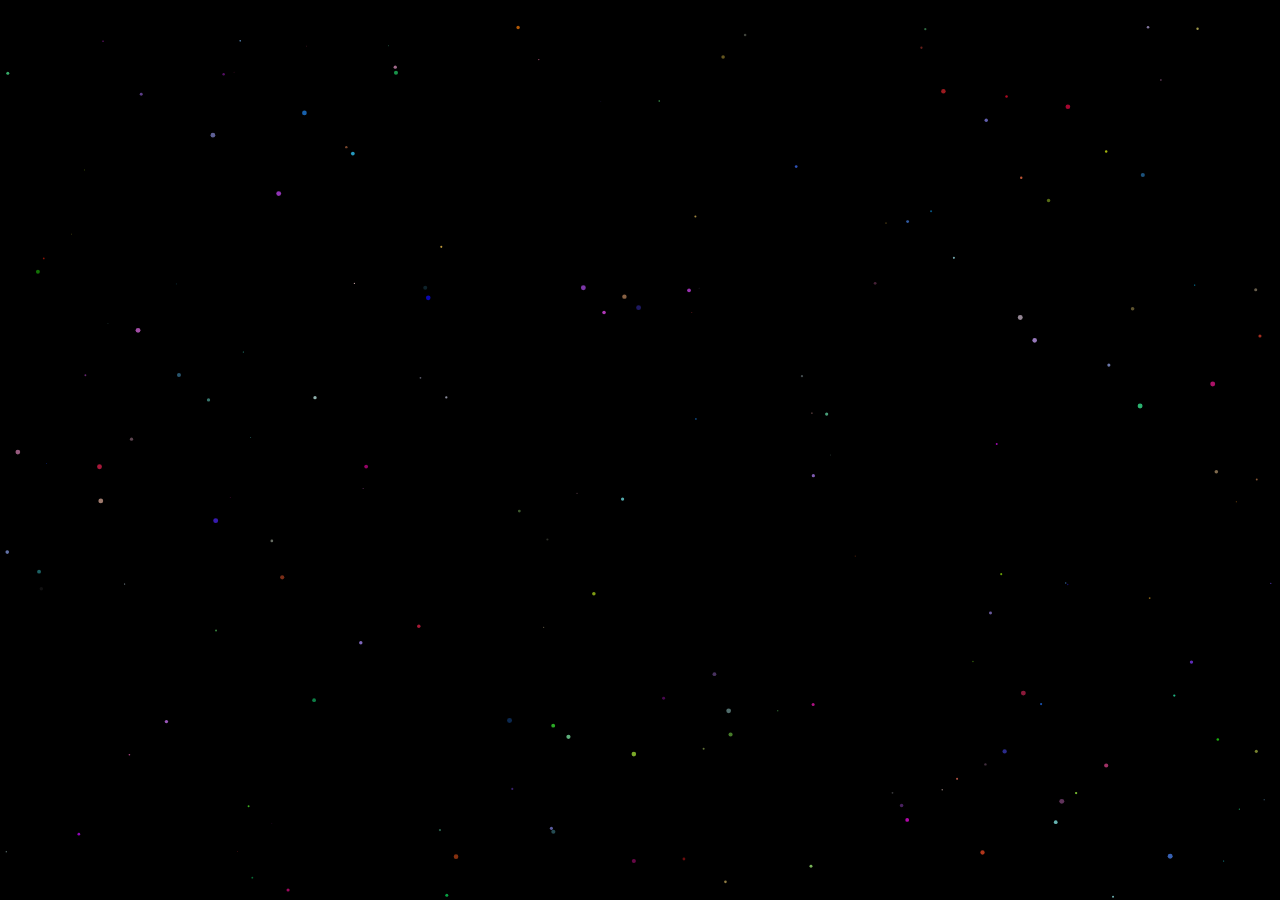
<file: wallpapers/canvasBg/index.html>
<!DOCTYPE html>
<html lang="zh-CN">
<head>
	<meta charset="UTF-8" />
	<title>canvasLine</title>
	<meta name="keywords" content="canvas,粒子,背景" />
	<meta name="description" content="KDE HTML 壁纸 - 利用 canvas 完成的随音乐跳动的背景（无 Wallpaper Engine 时降级为静态粒子动画）" />
	<style type="text/css">
		* {
			margin: 0;
			padding: 0;
		}
		html, body {
			overflow: hidden;
			cursor: none;               /* 壁纸不显示鼠标指针 */
			user-select: none;
			-webkit-user-select: none;
		}
		#canvas {
			display: block;
			background-color: #000;
			background-image: none;
			background-repeat: no-repeat;
			background-size: 100% 100%;
			transition: background-color 0.5s;
		}
	</style>
</head>
<body>
	<canvas id="canvas"></canvas>
	<script type="text/javascript">
		window.requestAnimFrame = (function () {
			return  window.requestAnimationFrame       ||
					window.webkitRequestAnimationFrame ||
					window.mozRequestAnimationFrame    ||
					function (callback) {
						window.setTimeout(callback, 1000 / 60);
					};
		})();

		/* 音频数组：仅 Wallpaper Engine 会填充，KDE 下保持全空（有兜底） */
		var audioArray = new Array(32);

		window.wallpaperRegisterAudioListener && window.wallpaperRegisterAudioListener(wallpaperAudioListener);
		function wallpaperAudioListener(arr) {
			for (var i = 0; i < 32; i++) {
				audioArray[i] = Math.floor(arr[i * 4] * 100);
			}
		}

		var can = document.getElementById("canvas");
		var cxt = can.getContext("2d");
		var dpr = window.devicePixelRatio || 1;
		var W = 0, H = 0; // 逻辑尺寸（CSS 像素）

		/* DPR 高清适配：画布像素尺寸 × 设备像素比，逻辑坐标保持不变 */
		wResize();
		function wResize() {
			W = window.innerWidth;
			H = window.innerHeight;
			can.width = Math.round(W * dpr);
			can.height = Math.round(H * dpr);
			cxt.setTransform(dpr, 0, 0, dpr, 0, 0);
		}

		/* 自定义选项 */
		var ratio = 1; // 粒子大小（系数）
		var isShowLine = false; // 是否显示连线
		var isShowPoint = true; // 是否显示粒子
		var isMoveFollow = true; // 是否跟随音乐移动
		var numLevel = 3; // 数量等级
		var equalize = 0.5; // 动态补偿
		var pStyle = 1; // 粒子样式：0 描边，1 填充
		var usePColor = false; // 粒子是否使用自定义颜色
		var pColor = 'rgba(255,255,255,0.8)'; //自定义粒子颜色
		var isBlur = false;  // 是否开启模糊
		var blurColor = 'rgb(255,255,255)'; //模糊颜色
		window.wallpaperPropertyListener = {
			applyUserProperties: function (properties) {
				// 数量等级
				if (properties.number && properties.number.value != numLevel) {
					numLevel = properties.number.value;
					createPoint();
				}
				// 背景颜色
				if (properties.bgcolor) {
					var bgcolor = properties.bgcolor.value.split(' ').map(function (c) { return Math.ceil(c * 255); });
					can.style.backgroundColor = 'rgb(' + bgcolor + ')';
				}
				// 背景图
				if (properties.image) {
					if (properties.image.value) {
						can.style.backgroundImage = 'url(file:///' + properties.image.value + ')';
						can.style.backgroundSize = '100% 100%';
					} else {
						can.style.backgroundImage = 'none';
					}
				}
				// 粒子大小（系数）
				if (properties.ratio) {
					ratio = properties.ratio.value / 1.5;
				}
				// 粒子大小动态补偿
				if (properties.tEqualize) {
					equalize = 1 - properties.tEqualize.value / 10;
				}
				// 是否显示连线
				if (properties.showline) {
					isShowLine = properties.showline.value;
				}
				// 是否显示粒子
				if (properties.showpoint) {
					isShowPoint = properties.showpoint.value;
				}
				// 粒子是否跟随音频移动
				if (properties.smovefollow) {
					isMoveFollow = properties.smovefollow.value;
				}
				// 粒子样式
				if (properties.style) {
					pStyle = properties.style.value;
				}
				// 是否使用单色
				if (properties.usePColor) {
					usePColor = properties.usePColor.value;
				}
				// 粒子颜色
				if (properties.pColor) {
					var color = properties.pColor.value.split(' ').map(function (c) { return Math.ceil(c * 255); });
					pColor = 'rgba(' + color + ',0.8)';
				}
				// 是否开启模糊
				if (properties.isBlur) {
					isBlur = properties.isBlur.value;
				}
				// 模糊颜色
				if (properties.blurColor) {
					var color = properties.blurColor.value.split(' ').map(function (c) { return Math.ceil(c * 255); });
					blurColor = 'rgb(' + color + ')';
				}
			}
		};
		// 初始鼠标位置
		var mouse = {
			x: W / 2,
			y: H / 2
		};
		can.onmousemove = function (ev) {
			var ev = ev || window.event;
			mouse.x = ev.clientX;
			mouse.y = ev.clientY;
		};
		// 粒子参数
		var points = {
			num: Math.floor(W * H / 5000),  // 粒子初始数量
			maxSize: 2.5,  // 粒子最大半径
			mRadius: 120,  // 粒子与鼠标的距离(在此距离内的粒子允许连线)
			distance: 80,  // 粒子与粒子的距离(在此距离内的粒子间会连线)
			arr: []  // 保存每个粒子对象
		};
		var num = 0; //实际数量

		window.onresize = function () {
			wResize();
			points.num = Math.floor(W * H / 5000);
			createPoint();
		};
		// 粒子颜色
		function ranColor() {  //  随机颜色
			return Math.floor(Math.random() * 250 + 5);
		}
		function addColor(r, g, b, a) {  // 组合颜色
			return "rgba(" + r + "," + g + "," + b + "," + a + ")";
		}
		function mixColor(point1, point2, a) {  // 混合颜色
			var r = Math.floor((point1.color.r * point1.radius + point2.color.r * point2.radius) / (point1.radius + point2.radius));
			var g = Math.floor((point1.color.g * point1.radius + point2.color.g * point2.radius) / (point1.radius + point2.radius));
			var b = Math.floor((point1.color.b * point1.radius + point2.color.b * point2.radius) / (point1.radius + point2.radius));
			return addColor(r, g, b, a);
		}
		function Color() {  // 创建颜色对象
			this.r = ranColor();
			this.g = ranColor();
			this.b = ranColor();
			this.all = addColor(this.r, this.g, this.b, 0.75);
		}
		// 创建粒子对象
		var pNum = 0;
		function Point() {
			this.random = Math.floor(Math.random() * 90) * 0.01 + 0.1;
			this.alpha = 1 - this.random + 0.05; // 粒子透明度
			this.radius = this.random * points.maxSize;  // 粒子半径
			this.x = Math.random() * W;  // 粒子圆心坐标 x,y
			this.y = Math.random() * H;
			this.speedX = -0.5 + Math.random();  // 粒子的移动速度
			this.speedY = -0.5 + Math.random();
			this.color = new Color();  // 粒子的颜色
			this.index = pNum++;
			pNum %= 32;
			this.r = 0; // 粒子过渡半径
		}
		function createPoint() {
			points.arr = [];
			num = Math.floor(points.num * numLevel / 4);
			for (var i = 0; i < num; i++) {  // 将实例化的粒子对象存入数组
				points.arr.push(new Point());
			}
		}
		// 绘制
		function drawP(point) {
			var l = audioArray[point.index] / 20;
			if (!l || l < 1) l = 1;
			var radius = Math.min(point.radius * l, 4) * ratio;
			if (point.r && equalize != 1) radius = radius * equalize + point.r * (1 - equalize);
			cxt.beginPath();
			var pointColor = usePColor ? pColor.replace(/0\.8/, point.alpha) : point.color.all;
			pStyle ? cxt.fillStyle = pointColor : cxt.strokeStyle = pointColor;
			cxt.arc(point.x, point.y, radius, 0, 2 * Math.PI, false);
			pStyle ? cxt.fill() : cxt.stroke();
			if (equalize != 1) point.r = radius;
		}
		// 移动
		function moveP(point, sum) {
			point.x += point.speedX * sum;
			point.y += point.speedY * sum;
			if (point.x >= W) {
				point.x = W;
				point.speedX = -point.speedX;
			} else if (point.x <= 0) {
				point.x = 0;
				point.speedX = -point.speedX;
			}
			if (point.y >= H) {
				point.y = H;
				point.speedY = -point.speedY;
			} else if (point.y <= 0) {
				point.y = 0;
				point.speedY = -point.speedY;
			}
		}
		// 绘制粒子
		var sum = 0;
		function drawPoint() {
			cxt.shadowBlur = isBlur ? 10 : 0;
			if (isBlur) cxt.shadowColor = blurColor;
			if (isMoveFollow) {
				var arr = audioArray.slice(1, 6);
				sum = arr.reduce(function (a, b) { return a + b; }, 0) * 0.12;
				if (!sum || sum < 0.5) sum = 0.5;
				sum = Math.min(sum, 5);
			} else {
				sum = 1.5;
			}
			cxt.lineWidth = 1.5;
			for (var i = 0; i < num; i++) {
				var point = points.arr[i];
				moveP(point, sum);
				if (isShowPoint) drawP(point);
			}
		}
		// 粒子连线
		function connect() {
			cxt.save();
			cxt.lineWidth = 1;
			var mR = points.mRadius, d = points.distance;
			for (var i = 0; i < num; i++) {
				var pointI = points.arr[i];
				// 鼠标距离判断提到内层循环外（原代码在 j 循环内重复计算）
				var mdx = pointI.x - mouse.x, mdy = pointI.y - mouse.y;
				if (mdx < -mR || mdx > mR || mdy < -mR || mdy > mR) continue;

				for (var j = 0; j < num; j++) {
					var pointJ = points.arr[j];
					var dx = pointI.x - pointJ.x, dy = pointI.y - pointJ.y;
					if (dx > d || dx < -d || dy > d || dy < -d) continue;

					var lineC = 10 / Math.sqrt(mdx * mdx + mdy * mdy);
					lineC = Math.min(lineC, 1);
					cxt.beginPath();
					var lColor = usePColor ? pColor.replace(/0\.8/, lineC) : mixColor(pointI, pointJ, lineC);
					cxt.strokeStyle = lColor;
					cxt.moveTo(pointI.x, pointI.y);
					cxt.lineTo(pointJ.x, pointJ.y);
					cxt.closePath();
					cxt.stroke();
				}
			}
			cxt.restore();
		}

		// 执行效果
		createPoint();
		function auto() {
			cxt.clearRect(0, 0, W, H);
			drawPoint();
			if (isShowLine) connect();
			requestAnimFrame(auto);
		}
		auto();

	</script>
</body>
</html>
</file>
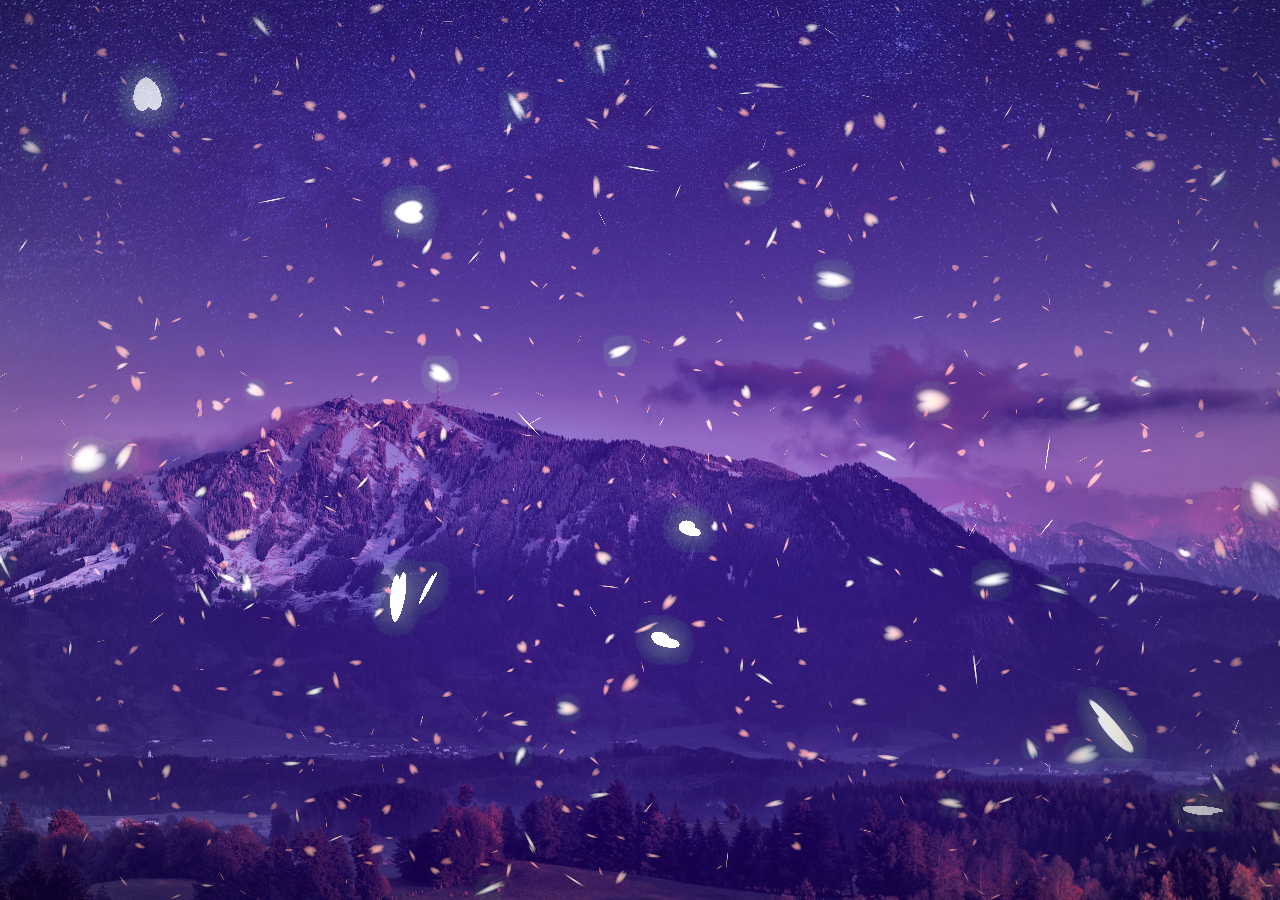
<file: wallpapers/FallingCherry/index.html>
<!DOCTYPE html>
<html lang="zh-CN">
  <head>
    <meta charset="UTF-8">
    <meta name="viewport" content="width=device-width, initial-scale=1.0">
    <title>Falling Cherry</title>
    <style>
      /* 壁纸模式适配：全屏、无滚动、无鼠标指针、禁止选中 */
      html, body {
        margin: 0;
        padding: 0;
        width: 100%;
        height: 100%;
        overflow: hidden;
        /* 背景图（cover 等比填满），canvas 透明时露出 */
        background: #000 url('background.jpg') center / cover no-repeat;
        cursor: none;
        user-select: none;
        -webkit-user-select: none;
      }
      canvas#sakura {
        display: block;
        width: 100vw;
        height: 100vh;
        /* 透明合成，露出 body 背景图 */
        background: transparent;
      }
    </style>
  </head>
  <body>
    <canvas id="sakura"></canvas>

    <!-- sakura shader -->
    <script id="sakura_point_vsh" type="x-shader/x_vertex">
      //樱花
      uniform mat4 uProjection;
      uniform mat4 uModelview;
      uniform vec3 uResolution;
      uniform vec3 uOffset;
      uniform vec3 uDOF;  //x:focus distance, y:focus radius, z:max radius
      uniform vec3 uFade; //x:start distance, y:half distance, z:near fade start

      attribute vec3 aPosition;
      attribute vec3 aEuler;
      attribute vec2 aMisc; //x:size, y:fade

      varying vec3 pposition;
      varying float psize;
      varying float palpha;
      varying float pdist;

      //varying mat3 rotMat;
      varying vec3 normX;
      varying vec3 normY;
      varying vec3 normZ;
      varying vec3 normal;

      varying float diffuse;
      varying float specular;
      varying float rstop;
      varying float distancefade;

      void main(void) {
          // Projection is based on vertical angle
          vec4 pos = uModelview * vec4(aPosition + uOffset, 1.0);
          gl_Position = uProjection * pos;
          gl_PointSize = aMisc.x * uProjection[1][1] / -pos.z * uResolution.y * 0.5;

          pposition = pos.xyz;
          psize = aMisc.x;
          pdist = length(pos.xyz);
          palpha = smoothstep(0.0, 1.0, (pdist - 0.1) / uFade.z);

          vec3 elrsn = sin(aEuler);
          vec3 elrcs = cos(aEuler);
          mat3 rotx = mat3(
              1.0, 0.0, 0.0,
              0.0, elrcs.x, elrsn.x,
              0.0, -elrsn.x, elrcs.x
          );
          mat3 roty = mat3(
              elrcs.y, 0.0, -elrsn.y,
              0.0, 1.0, 0.0,
              elrsn.y, 0.0, elrcs.y
          );
          mat3 rotz = mat3(
              elrcs.z, elrsn.z, 0.0,
              -elrsn.z, elrcs.z, 0.0,
              0.0, 0.0, 1.0
          );
          mat3 rotmat = rotx * roty * rotz;
          normal = rotmat[2];

          mat3 trrotm = mat3(
              rotmat[0][0], rotmat[1][0], rotmat[2][0],
              rotmat[0][1], rotmat[1][1], rotmat[2][1],
              rotmat[0][2], rotmat[1][2], rotmat[2][2]
          );
          normX = trrotm[0];
          normY = trrotm[1];
          normZ = trrotm[2];

          const vec3 lit = vec3(0.6917144638660746, 0.6917144638660746, -0.20751433915982237);

          float tmpdfs = dot(lit, normal);
          if(tmpdfs < 0.0) {
              normal = -normal;
              tmpdfs = dot(lit, normal);
          }
          diffuse = 0.4 + tmpdfs;

          vec3 eyev = normalize(-pos.xyz);
          if(dot(eyev, normal) > 0.0) {
              vec3 hv = normalize(eyev + lit);
              specular = pow(max(dot(hv, normal), 0.0), 20.0);
          }
          else {
              specular = 0.0;
          }

          rstop = clamp((abs(pdist - uDOF.x) - uDOF.y) / uDOF.z, 0.0, 1.0);
          rstop = pow(rstop, 0.5);
          //-0.69315 = ln(0.5)
          distancefade = min(1.0, exp((uFade.x - pdist) * 0.69315 / uFade.y));
      }
    </script>
    <script id="sakura_point_fsh" type="x-shader/x_fragment">
      #ifdef GL_ES
      //precision mediump float;
      precision highp float;
      #endif

      uniform vec3 uDOF;  //x:focus distance, y:focus radius, z:max radius
      uniform vec3 uFade; //x:start distance, y:half distance, z:near fade start

      const vec3 fadeCol = vec3(0.08, 0.03, 0.06);

      varying vec3 pposition;
      varying float psize;
      varying float palpha;
      varying float pdist;

      //varying mat3 rotMat;
      varying vec3 normX;
      varying vec3 normY;
      varying vec3 normZ;
      varying vec3 normal;

      varying float diffuse;
      varying float specular;
      varying float rstop;
      varying float distancefade;

      float ellipse(vec2 p, vec2 o, vec2 r) {
          vec2 lp = (p - o) / r;
          return length(lp) - 1.0;
      }

      void main(void) {
          vec3 p = vec3(gl_PointCoord - vec2(0.5, 0.5), 0.0) * 2.0;
          vec3 d = vec3(0.0, 0.0, -1.0);
          float nd = normZ.z; //dot(-normZ, d);
          if(abs(nd) < 0.0001) discard;

          float np = dot(normZ, p);
          vec3 tp = p + d * np / nd;
          vec2 coord = vec2(dot(normX, tp), dot(normY, tp));

          //angle = 15 degree
          const float flwrsn = 0.28819045102521;
          const float flwrcs = 0.965925826289068;
          mat2 flwrm = mat2(flwrcs, -flwrsn, flwrsn, flwrcs);
          vec2 flwrp = vec2(abs(coord.x), coord.y) * flwrm;

          float r;
          if(flwrp.x < 0.0) {
              r = ellipse(flwrp, vec2(0.065, 0.024) * 0.5, vec2(0.36, 0.96) * 0.5);
          }
          else {
              r = ellipse(flwrp, vec2(0.065, 0.024) * 0.5, vec2(0.58, 0.96) * 0.5);
          }

          if(r > rstop) discard;
          //花瓣颜色（浅色版：提高基础色蓝绿通道、降低红色增强倍数）
          vec3 col = mix(vec3(1.0, 0.93, 0.82), vec3(1.0, 0.94, 0.90), r);
          float grady = mix(0.0, 1.0, pow(coord.y * 0.5 + 0.5, 0.35));
          col *= vec3(2.4, grady, grady);
          col *= mix(0.9, 1.0, pow(abs(coord.x), 1.0));
          col = col * diffuse + specular;

          col = mix(fadeCol, col, distancefade);

          float alpha = (rstop > 0.001)? (0.5 - r / (rstop * 2.0)) : 1.0;
          alpha = smoothstep(0.0, 1.0, alpha) * palpha;

          gl_FragColor = vec4(col * 3.0, alpha * 0.6);  // 透明度提高：整体 alpha 乘 0.6
      }
    </script>
    <!-- effects -->
    <script id="fx_common_vsh" type="x-shader/x_vertex">
      uniform vec3 uResolution;
      attribute vec2 aPosition;

      varying vec2 texCoord;
      varying vec2 screenCoord;

      void main(void) {
          gl_Position = vec4(aPosition, 0.0, 1.0);
          texCoord = aPosition.xy * 0.5 + vec2(0.5, 0.5);
          screenCoord = aPosition.xy * vec2(uResolution.z, 1.0);
      }
    </script>
    <script id="bg_fsh" type="x-shader/x_fragment">
      #ifdef GL_ES
      //precision mediump float;
      precision highp float;
      #endif

      uniform vec2 uTimes;

      varying vec2 texCoord;
      varying vec2 screenCoord;

      void main(void) {
          vec3 col;
          float c;
          vec2 tmpv = texCoord * vec2(0.8, 1.0) - vec2(0.95, 1.0);
          c = exp(-pow(length(tmpv) * 1.2, 2.0));
          col = mix(vec3(0.05, 0.0, 0.03), vec3(0.96,0.88, 1.0) * 1.5, c);
          gl_FragColor = vec4(col * 0.5, 1.0);
      }
    </script>
    <script id="fx_brightbuf_fsh" type="x-shader/x_fragment">
      #ifdef GL_ES
      //precision mediump float;
      precision highp float;
      #endif
      uniform sampler2D uSrc;
      uniform vec2 uDelta;

      varying vec2 texCoord;
      varying vec2 screenCoord;

      void main(void) {
          vec4 col = texture2D(uSrc, texCoord);
          gl_FragColor = vec4(col.rgb * 2.0 - vec3(0.5), 1.0);
      }
    </script>
    <script id="fx_dirblur_r4_fsh" type="x-shader/x_fragment">
      #ifdef GL_ES
      //precision mediump float;
      precision highp float;
      #endif
      uniform sampler2D uSrc;
      uniform vec2 uDelta;
      uniform vec4 uBlurDir; //dir(x, y), stride(z, w)

      varying vec2 texCoord;
      varying vec2 screenCoord;

      void main(void) {
          vec4 col = texture2D(uSrc, texCoord);
          col = col + texture2D(uSrc, texCoord + uBlurDir.xy * uDelta);
          col = col + texture2D(uSrc, texCoord - uBlurDir.xy * uDelta);
          col = col + texture2D(uSrc, texCoord + (uBlurDir.xy + uBlurDir.zw) * uDelta);
          col = col + texture2D(uSrc, texCoord - (uBlurDir.xy + uBlurDir.zw) * uDelta);
          gl_FragColor = col / 7.5;
      }
    </script>
    <!-- effect fragment shader template -->
    <script id="fx_common_fsh" type="x-shader/x_fragment">
      #ifdef GL_ES
      //precision mediump float;
      precision highp float;
      #endif
      uniform sampler2D uSrc;
      uniform vec2 uDelta;

      varying vec2 texCoord;
      varying vec2 screenCoord;

      void main(void) {
          gl_FragColor = texture2D(uSrc, texCoord);
      }
    </script>
    <!-- post processing -->
    <script id="pp_final_vsh" type="x-shader/x_vertex">
      uniform vec3 uResolution;
      attribute vec2 aPosition;
      varying vec2 texCoord;
      varying vec2 screenCoord;
      void main(void) {
          gl_Position = vec4(aPosition, 0.0, 1.0);
          texCoord = aPosition.xy * 0.5 + vec2(0.5, 0.5);
          screenCoord = aPosition.xy * vec2(uResolution.z, 1.0);
      }
    </script>
    <script id="pp_final_fsh" type="x-shader/x_fragment">
      #ifdef GL_ES
      //precision mediump float;
      precision highp float;
      #endif
      uniform sampler2D uSrc;
      uniform sampler2D uBloom;
      uniform vec2 uDelta;
      varying vec2 texCoord;
      varying vec2 screenCoord;
      void main(void) {
          vec4 srccol = texture2D(uSrc, texCoord) * 2.0;
          vec4 bloomcol = texture2D(uBloom, texCoord);
          vec4 col;
          col = srccol + bloomcol * (vec4(1.0) + srccol);
          col *= smoothstep(1.0, 0.0, pow(length((texCoord - vec2(0.5)) * 2.0), 1.2) * 0.5);
          col = pow(col, vec4(0.45454545454545)); //(1.0 / 2.2)

          gl_FragColor = vec4(col.rgb, 0.01);
          gl_FragColor.a = 0.01;
      }
    </script>

    <script src="js/sakura.js"></script>
  </body>
</html>
</file>
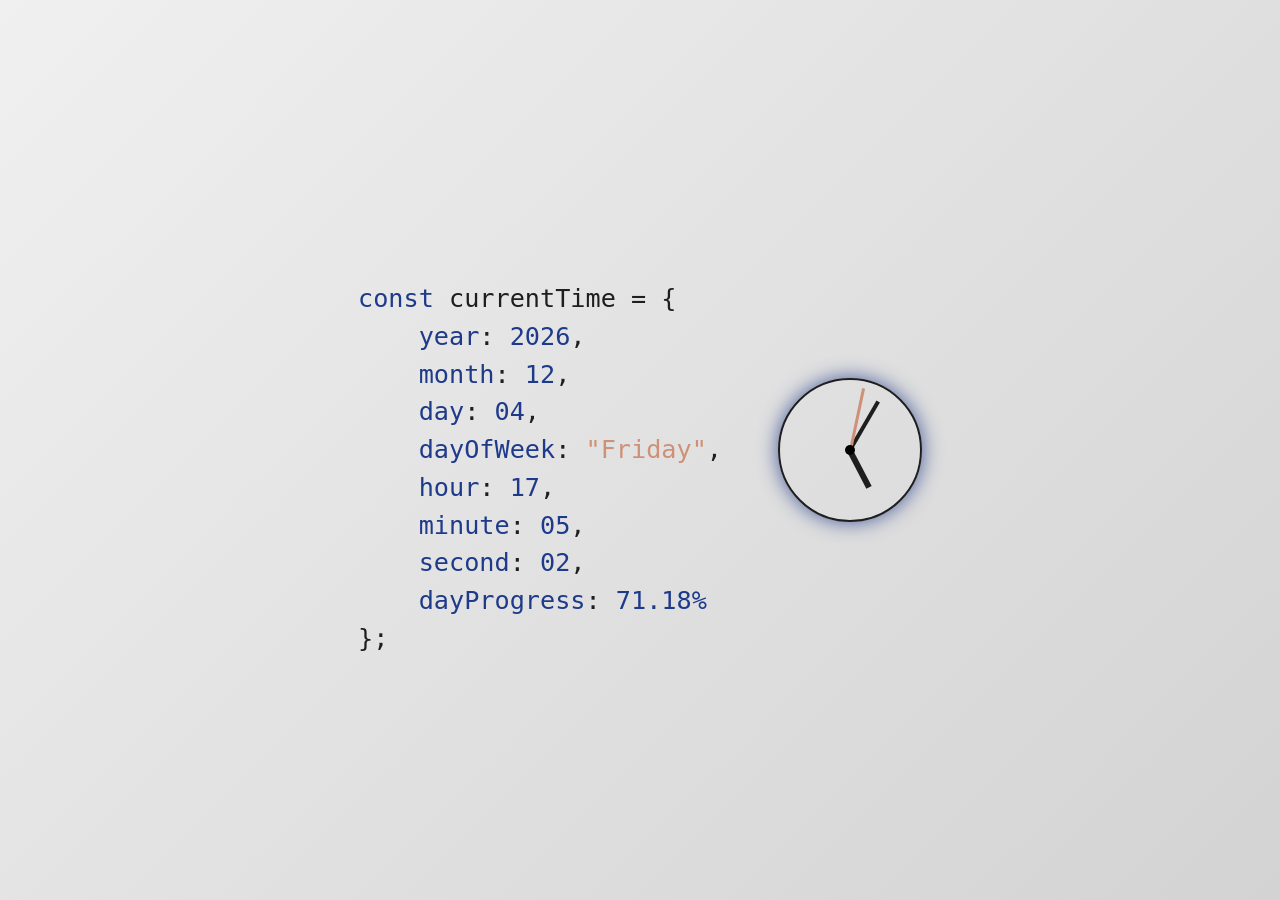
<file: html-wallpapers/CodeTime/CodeTime.html>
<!doctype html>
<html lang="zh-CN">
  <head>
    <meta charset="UTF-8" />
    <meta name="viewport" content="width=device-width, initial-scale=1.0" />
    <title>Code Clock</title>
    <style>
      :root {
        --font-size: 25.2px;
        --gap: 56px;
        --clock-size: 140px;
        --hand-width: 2.8px;
      }

      /* 壁纸模式适配：不滚动、不选中、无鼠标指针 */
      html,
      body {
        overflow: hidden;
        user-select: none;
        -webkit-user-select: none;
      }

      body {
        margin: 0;
        padding: 0;
        display: flex;
        justify-content: center;
        align-items: center;
        height: 100vh;
        background: #f0f0f0;
        color: #1e1e1e;
        font-family: "Courier New", Courier, monospace;
        font-size: var(--font-size);
        line-height: 1.5;
      }

      pre {
        margin: 0;
        white-space: pre-wrap;
      }

      .container {
        display: flex;
        align-items: center;
        gap: var(--gap);
      }

      .code {
        color: #1e3a8a;
      }
      .number {
        color: #1e3a8a;
      }
      .string {
        color: #ce9178;
      }

      @keyframes gradientShift {
        0% {
          background-position: 0% 50%;
        }
        50% {
          background-position: 100% 50%;
        }
        100% {
          background-position: 0% 50%;
        }
      }

      .animated-background-light {
        background: linear-gradient(135deg, #f0f0f0, #d3d3d3, #ffffff);
        background-size: 200% 200%;
        animation: gradientShift 10s ease infinite;
      }

      .analog-clock {
        width: var(--clock-size);
        height: var(--clock-size);
        border: var(--hand-width) solid #1e1e1e;
        border-radius: 50%;
        position: relative;
        box-shadow: 0 0 20px rgba(30, 58, 138, 0.8);
      }

      .hand {
        position: absolute;
        background: #1e1e1e;
        transform-origin: bottom center;
      }

      .hour-hand {
        width: 5.6px;
        height: 42px;
        top: 28px;
        left: 67.2px;
      }
      .minute-hand {
        width: 4.2px;
        height: 56px;
        top: 14px;
        left: 67.9px;
      }
      .second-hand {
        width: 2.8px;
        height: 63px;
        top: 7px;
        left: 68.6px;
        background: #ce9178;
      }

      /* 中心点 */
      .center-dot {
        position: absolute;
        width: 10px;
        height: 10px;
        background: #000;
        border-radius: 50%;
        top: 50%;
        left: 50%;
        transform: translate(-50%, -50%);
        z-index: 2;
      }
    </style>
  </head>
  <body class="animated-background-light">
    <div class="container">
      <pre id="code"></pre>
      <div class="analog-clock">
        <div class="hand hour-hand"></div>
        <div class="hand minute-hand"></div>
        <div class="hand second-hand"></div>
        <div class="center-dot"></div>
      </div>
    </div>

    <script>
      (function () {
        "use strict";
        // 缓存 DOM 引用，避免每秒重复查询
        var codeEl = document.getElementById("code");
        var hourHand = document.querySelector(".hour-hand");
        var minuteHand = document.querySelector(".minute-hand");
        var secondHand = document.querySelector(".second-hand");

        function updateTime() {
          var now = new Date();
          var hours = String(now.getHours()).padStart(2, "0");
          var minutes = String(now.getMinutes()).padStart(2, "0");
          var seconds = String(now.getSeconds()).padStart(2, "0");
          var year = now.getFullYear();
          var month = String(now.getMonth() + 1).padStart(2, "0");
          var day = String(now.getDate()).padStart(2, "0");
          // 星期跟随系统语言（原代码硬编码 "en"）
          var dayOfWeek = now.toLocaleString(undefined, { weekday: "long" });

          // 当天进度百分比
          var startOfDay = new Date(now);
          startOfDay.setHours(0, 0, 0, 0);
          var progress = ((now - startOfDay) / 86400000) * 100;

          // 格式化文本为代码样式
          var codeString = `
<span class="code">const</span> currentTime = {
    <span class="code">year</span>: <span class="number">${year}</span>,
    <span class="code">month</span>: <span class="number">${month}</span>,
    <span class="code">day</span>: <span class="number">${day}</span>,
    <span class="code">dayOfWeek</span>: <span class="string">"${dayOfWeek}"</span>,
    <span class="code">hour</span>: <span class="number">${hours}</span>,
    <span class="code">minute</span>: <span class="number">${minutes}</span>,
    <span class="code">second</span>: <span class="number">${seconds}</span>,
    <span class="code">dayProgress</span>: <span class="number">${progress.toFixed(2)}%</span>
};`;

          codeEl.innerHTML = codeString;

          // 模拟表盘指针
          var hourDeg = (now.getHours() % 12) * 30 + now.getMinutes() * 0.5;
          var minuteDeg = now.getMinutes() * 6 + now.getSeconds() * 0.1;
          var secondDeg = now.getSeconds() * 6;

          hourHand.style.transform = "rotate(" + hourDeg + "deg)";
          minuteHand.style.transform = "rotate(" + minuteDeg + "deg)";
          secondHand.style.transform = "rotate(" + secondDeg + "deg)";
        }

        // 每秒更新
        setInterval(updateTime, 1000);
        updateTime(); // 立即初始化
      })();
    </script>
  </body>
</html>
</file>
<file: html-wallpapers/FetchTerminal/global.css>
@font-face {
	font-family: "Share Tech Mono";
	src: url("./fonts/ShareTechMono-Regular.ttf");
	font-weight: normal;
	font-style: normal;
}

@font-face {
	font-family: "Fira Code";
	src: url("./fonts/FiraCode-Regular.ttf");
	font-weight: normal;
	font-style: normal;
}

:root {
	font-family: "Share Tech Mono", monospace;
	--p: 16pt;
	--scale: 1;

	--color-fg: #e4edea;
	--color-bg: #0d1110;

	--color-black: #0d1110;
	--color-red: #e06c75;
	--color-green: #98c379;
	--color-yellow: #e5c07b;
	--color-blue: #61afef;
	--color-magenta: #c678dd;
	--color-cyan: #56b6c2;
	--color-white: #e4edea;

	--color-bright-black: #5c6370;
	--color-bright-red: #f28b82;
	--color-bright-green: #b1f2a7;
	--color-bright-yellow: #ffdd88;
	--color-bright-blue: #82aaff;
	--color-bright-magenta: #d4bfff;
	--color-bright-cyan: #9aedfe;
	--color-bright-white: #ffffff;
}

[data-theme="light"] {
	--color-fg: #0d1110 !important;
	--color-bg: #e4edea !important;

	--color-black: #f0f0f0;
	--color-red: #d32f2f;
	--color-green: #388e3c;
	--color-yellow: #c59a20;
	--color-blue: #1976d2;
	--color-magenta: #9c27b0;
	--color-cyan: #0097a7;
	--color-white: #1a1a1a;

	--color-bright-black: #b0b0b0;
	--color-bright-red: #ef5350;
	--color-bright-green: #66bb6a;
	--color-bright-yellow: #f9a825;
	--color-bright-blue: #42a5f5;
	--color-bright-magenta: #ba68c8;
	--color-bright-cyan: #26c6da;
	--color-bright-white: #000000;
}

.ansi-black {
	color: var(--color-black);
}
.ansi-red {
	color: var(--color-red);
}
.ansi-green {
	color: var(--color-green);
}
.ansi-yellow {
	color: var(--color-yellow);
}
.ansi-blue {
	color: var(--color-blue);
}
.ansi-magenta {
	color: var(--color-magenta);
}
.ansi-cyan {
	color: var(--color-cyan);
}
.ansi-white {
	color: var(--color-white);
}

.ansi-bright-black {
	color: var(--color-bright-black);
}
.ansi-bright-red {
	color: var(--color-bright-red);
}
.ansi-bright-green {
	color: var(--color-bright-green);
}
.ansi-bright-yellow {
	color: var(--color-bright-yellow);
}
.ansi-bright-blue {
	color: var(--color-bright-blue);
}
.ansi-bright-magenta {
	color: var(--color-bright-magenta);
}
.ansi-bright-cyan {
	color: var(--color-bright-cyan);
}
.ansi-bright-white {
	color: var(--color-bright-white);
}

.bold {
	font-weight: 800;
}

* {
	box-sizing: border-box;
	font-family: "Share Tech Mono", monospace;
	font-size: var(--p);
}

html {
	background-color: var(--color-bg);
	color: var(--color-fg);
	scrollbar-width: none;
	overflow: hidden;
	user-select: none;
}

body {
	height: 100vh;
	max-height: 100vh;
	opacity: 1;
	padding: 0;
	margin: 0;
	display: flex;
	flex-direction: column;
	transition: opacity 0.5s ease;
	overflow: hidden;
}

p {
	margin: 0;
}

.flex {
	display: flex;
}
.f-col {
	flex-direction: column;
}
.gap {
	gap: 1ch;
}
.hidden {
	display: none !important;
}
</file>
<file: html-wallpapers/FetchTerminal/style.css>
.terminal {
  width: 100ch;
  height: 100%;
  display: flex;
  flex-direction: column;
  justify-content: space-between;
  /* 信息区(ascii logo)已删除，内容改为水平居中；原 margin-left:auto 会把内容推到右侧 */
  margin: 0 auto;
}

.time-terminal {
  display: flex;
  flex-direction: column;
}

.overview-terminal {
  display: flex;
  flex-direction: column;
  width: 100ch;
}
.overview-terminal .information {
  display: flex;
  gap: 3ch;
  margin-top: var(--p);
}
.overview-terminal .information .image pre.ascii {
  margin: 0;
  white-space: pre;
}
.overview-terminal .information .image pre.ascii,
.overview-terminal .information .image pre.ascii * {
  font-size: var(--ascii-font-size, var(--p));
}
.overview-terminal .information .ascii span {
  display: inline;
}
.overview-terminal .information .text {
  width: 47ch;
}
.overview-terminal .information .text .separator {
  height: var(--p);
}

.block {
  display: flex;
  gap: 1ch;
}
.block > :last-child {
  overflow: hidden;
  text-overflow: ellipsis;
  white-space: nowrap;
}

.time-container {
  display: grid;
  grid-template-columns: 7ch max-content 9ch 8ch 1ch 11ch auto;
  -moz-column-gap: 1ch;
       column-gap: 1ch;
}
.time-container .time {
  display: contents;
}
.time-container .progress {
  display: grid;
  grid-template-columns: 1ch 25ch 4ch 1ch;
}

.timer-container {
  display: grid;
  grid-template-columns: 8ch 12ch max-content max-content;
  -moz-column-gap: 1ch;
       column-gap: 1ch;
}
.timer-container .timer {
  display: contents;
}

.slider {
  display: flex;
  gap: 1ch;
}
.slider .title {
  width: 8ch;
}
.slider .value {
  display: grid;
  grid-template-columns: 1ch 15ch 10ch 6ch 4ch 1ch;
}
.slider .value > * {
  white-space: pre;
}
.slider .value .ansi-bright-black {
  text-align: right;
}
.slider .volume {
  width: 4ch;
}

.song {
  overflow: hidden;
  display: grid;
  grid-template-columns: 8ch 25ch 40ch 27ch;
}
.song > * {
  overflow: hidden;
  text-overflow: ellipsis;
  white-space: nowrap;
}

.divider {
  grid-column: 1/100;
  overflow: hidden !important;
  white-space: nowrap !important;
  text-overflow: clip !important;
}

.playing-song {
  display: flex;
  justify-content: space-between;
}

.load-information {
  display: grid;
  grid-template-columns: 50ch 50ch;
}
</file>
